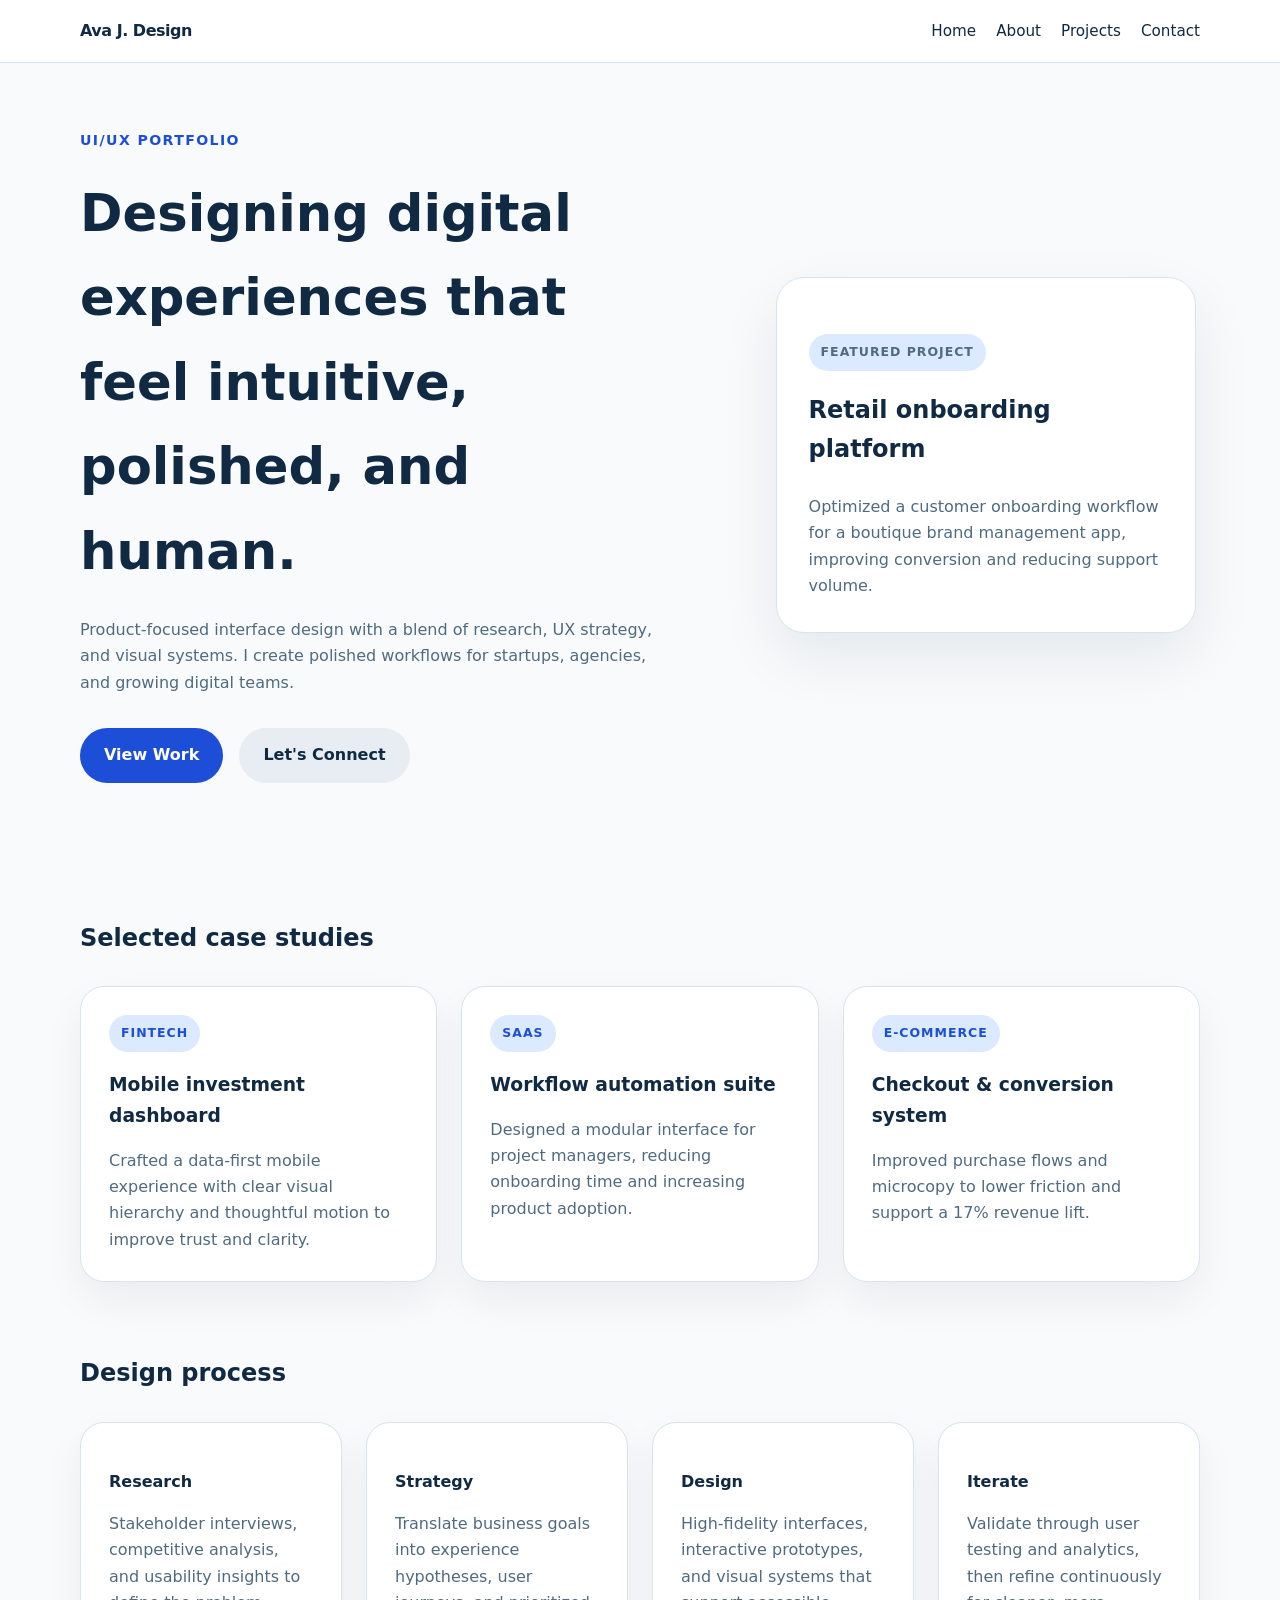
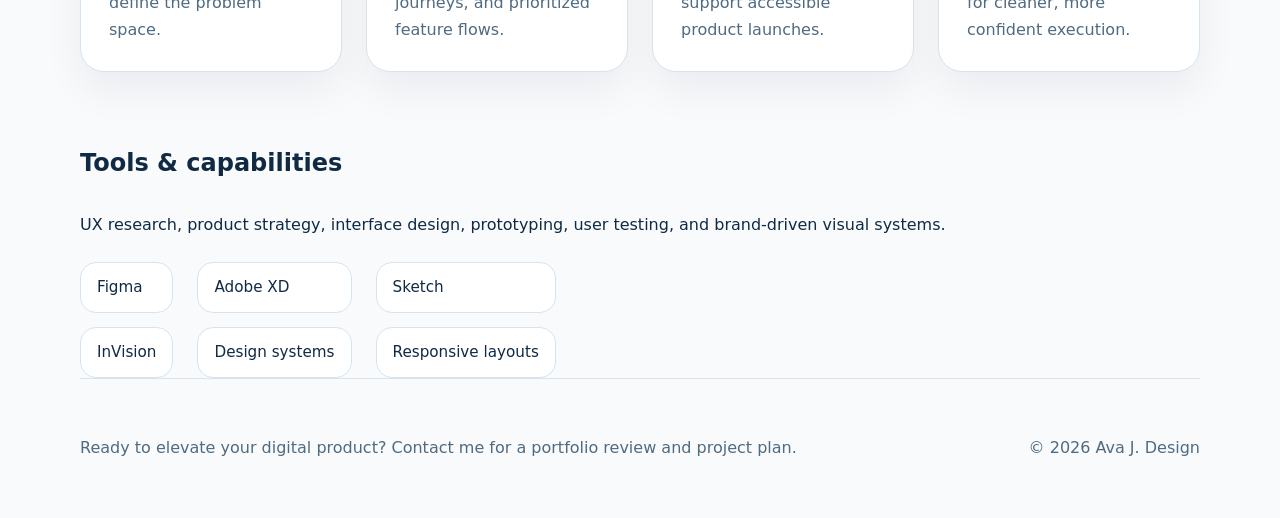
<file: index.html>
<!DOCTYPE html>
<html lang="en">
<head>
  <meta charset="UTF-8">
  <meta name="viewport" content="width=device-width, initial-scale=1.0">
  <title>UI/UX Portfolio</title>
  <link rel="stylesheet" href="styles.css">
</head>
<body>
  <header class="site-header">
    <div class="container header-inner">
      <a class="brand" href="index.html">Ava J. Design</a>
      <nav class="nav-bar">
        <a href="index.html">Home</a>
        <a href="about.html">About</a>
        <a href="projects.html">Projects</a>
        <a href="contact.html">Contact</a>
      </nav>
    </div>
  </header>

  <main>
    <section class="hero container">
      <div>
        <span class="eyebrow">UI/UX Portfolio</span>
        <h1>Designing digital experiences that feel intuitive, polished, and human.</h1>
        <p>Product-focused interface design with a blend of research, UX strategy, and visual systems. I create polished workflows for startups, agencies, and growing digital teams.</p>
        <div class="hero-actions">
          <a class="btn btn-primary" href="projects.html">View Work</a>
          <a class="btn btn-secondary" href="contact.html">Let's Connect</a>
        </div>
      </div>
      <div class="hero-panel">
        <div class="hero-card">
          <p class="card-label">Featured project</p>
          <h2>Retail onboarding platform</h2>
          <p>Optimized a customer onboarding workflow for a boutique brand management app, improving conversion and reducing support volume.</p>
        </div>
      </div>
    </section>

    <section class="featured container">
      <h2>Selected case studies</h2>
      <div class="grid grid-3">
        <article class="card">
          <span class="card-tag">Fintech</span>
          <h3>Mobile investment dashboard</h3>
          <p>Crafted a data-first mobile experience with clear visual hierarchy and thoughtful motion to improve trust and clarity.</p>
        </article>
        <article class="card">
          <span class="card-tag">SaaS</span>
          <h3>Workflow automation suite</h3>
          <p>Designed a modular interface for project managers, reducing onboarding time and increasing product adoption.</p>
        </article>
        <article class="card">
          <span class="card-tag">E-commerce</span>
          <h3>Checkout & conversion system</h3>
          <p>Improved purchase flows and microcopy to lower friction and support a 17% revenue lift.</p>
        </article>
      </div>
    </section>

    <section class="process container">
      <h2>Design process</h2>
      <div class="grid grid-4">
        <div class="process-step">
          <strong>Research</strong>
          <p>Stakeholder interviews, competitive analysis, and usability insights to define the problem space.</p>
        </div>
        <div class="process-step">
          <strong>Strategy</strong>
          <p>Translate business goals into experience hypotheses, user journeys, and prioritized feature flows.</p>
        </div>
        <div class="process-step">
          <strong>Design</strong>
          <p>High-fidelity interfaces, interactive prototypes, and visual systems that support accessible product launches.</p>
        </div>
        <div class="process-step">
          <strong>Iterate</strong>
          <p>Validate through user testing and analytics, then refine continuously for cleaner, more confident execution.</p>
        </div>
      </div>
    </section>

    <section class="skills container">
      <div class="skills-intro">
        <h2>Tools & capabilities</h2>
        <p>UX research, product strategy, interface design, prototyping, user testing, and brand-driven visual systems.</p>
      </div>
      <div class="skill-list">
        <span>Figma</span>
        <span>Adobe XD</span>
        <span>Sketch</span>
        <span>InVision</span>
        <span>Design systems</span>
        <span>Responsive layouts</span>
      </div>
    </section>
  </main>

  <footer class="site-footer container">
    <p>Ready to elevate your digital product? <a href="contact.html">Contact me</a> for a portfolio review and project plan.</p>
    <p>© 2026 Ava J. Design</p>
  </footer>
</body>
</html>
</file>
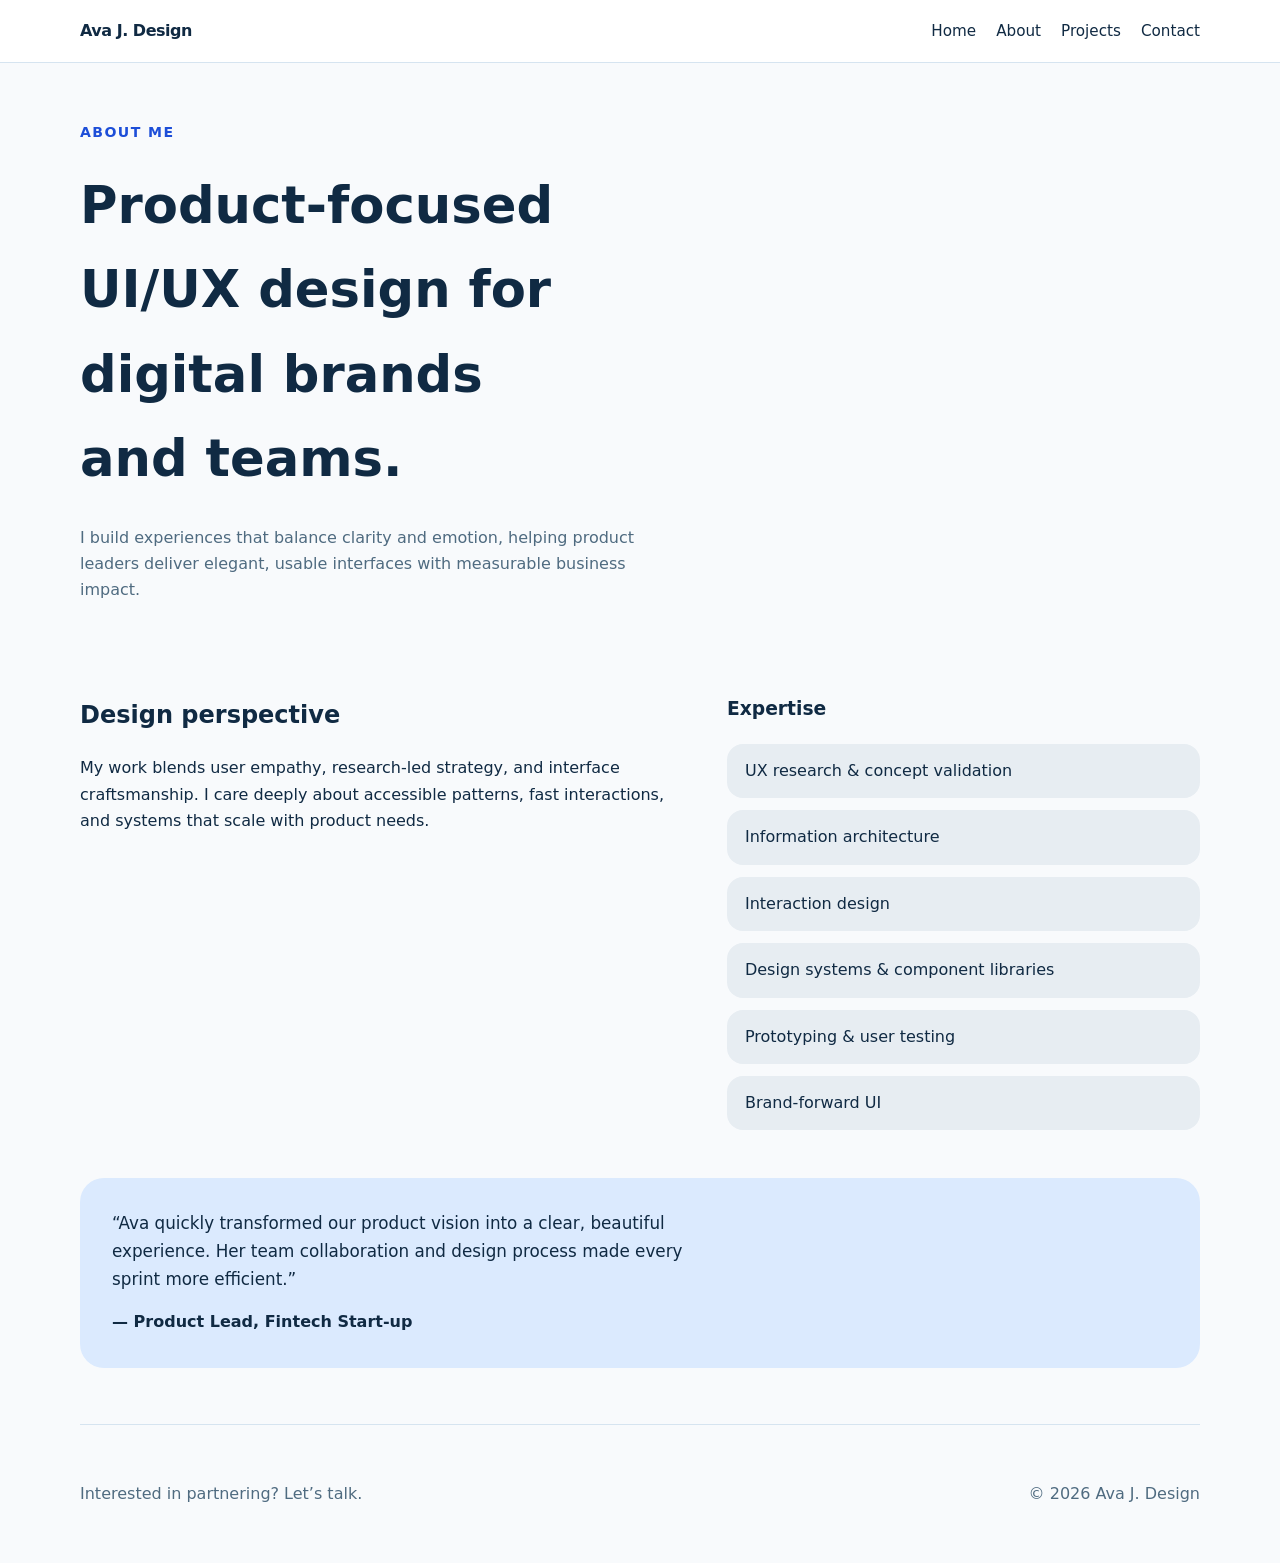
<file: about.html>
<!DOCTYPE html>
<html lang="en">
<head>
  <meta charset="UTF-8">
  <meta name="viewport" content="width=device-width, initial-scale=1.0">
  <title>About | UI/UX Portfolio</title>
  <link rel="stylesheet" href="styles.css">
</head>
<body>
  <header class="site-header">
    <div class="container header-inner">
      <a class="brand" href="index.html">Ava J. Design</a>
      <nav class="nav-bar">
        <a href="index.html">Home</a>
        <a href="about.html">About</a>
        <a href="projects.html">Projects</a>
        <a href="contact.html">Contact</a>
      </nav>
    </div>
  </header>

  <main class="container page-content">
    <section class="about-hero">
      <span class="eyebrow">About me</span>
      <h1>Product-focused UI/UX design for digital brands and teams.</h1>
      <p>I build experiences that balance clarity and emotion, helping product leaders deliver elegant, usable interfaces with measurable business impact.</p>
    </section>

    <section class="about-grid">
      <div>
        <h2>Design perspective</h2>
        <p>My work blends user empathy, research-led strategy, and interface craftsmanship. I care deeply about accessible patterns, fast interactions, and systems that scale with product needs.</p>
      </div>
      <div>
        <h3>Expertise</h3>
        <ul>
          <li>UX research & concept validation</li>
          <li>Information architecture</li>
          <li>Interaction design</li>
          <li>Design systems & component libraries</li>
          <li>Prototyping & user testing</li>
          <li>Brand-forward UI</li>
        </ul>
      </div>
    </section>

    <section class="quote-block">
      <p>“Ava quickly transformed our product vision into a clear, beautiful experience. Her team collaboration and design process made every sprint more efficient.”</p>
      <span>— Product Lead, Fintech Start-up</span>
    </section>
  </main>

  <footer class="site-footer container">
    <p>Interested in partnering? <a href="contact.html">Let’s talk.</a></p>
    <p>© 2026 Ava J. Design</p>
  </footer>
</body>
</html>
</file>
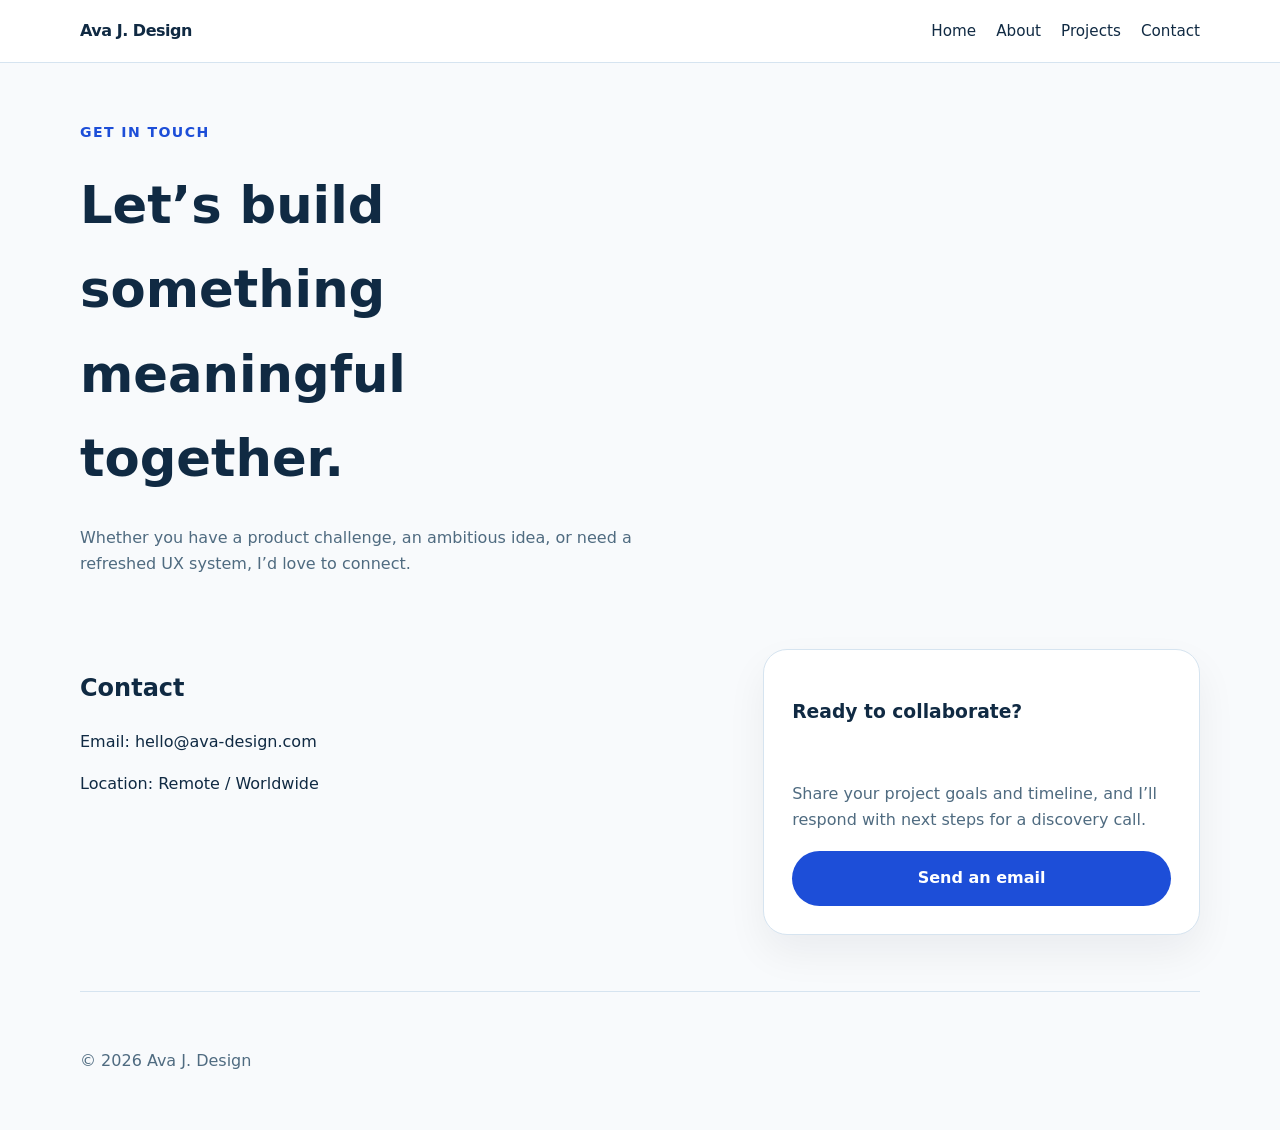
<file: contact.html>
<!DOCTYPE html>
<html lang="en">
<head>
  <meta charset="UTF-8">
  <meta name="viewport" content="width=device-width, initial-scale=1.0">
  <title>Contact | UI/UX Portfolio</title>
  <link rel="stylesheet" href="styles.css">
</head>
<body>
  <header class="site-header">
    <div class="container header-inner">
      <a class="brand" href="index.html">Ava J. Design</a>
      <nav class="nav-bar">
        <a href="index.html">Home</a>
        <a href="about.html">About</a>
        <a href="projects.html">Projects</a>
        <a href="contact.html">Contact</a>
      </nav>
    </div>
  </header>

  <main class="container page-content">
    <section class="contact-hero">
      <span class="eyebrow">Get in touch</span>
      <h1>Let’s build something meaningful together.</h1>
      <p>Whether you have a product challenge, an ambitious idea, or need a refreshed UX system, I’d love to connect.</p>
    </section>

    <section class="contact-details">
      <div>
        <h2>Contact</h2>
        <p>Email: <a href="mailto:hello@ava-design.com">hello@ava-design.com</a></p>
        <p>Location: Remote / Worldwide</p>
      </div>
      <div class="contact-card">
        <h3>Ready to collaborate?</h3>
        <p>Share your project goals and timeline, and I’ll respond with next steps for a discovery call.</p>
        <a class="btn btn-primary" href="mailto:hello@ava-design.com">Send an email</a>
      </div>
    </section>
  </main>

  <footer class="site-footer container">
    <p>© 2026 Ava J. Design</p>
  </footer>
</body>
</html>
</file>
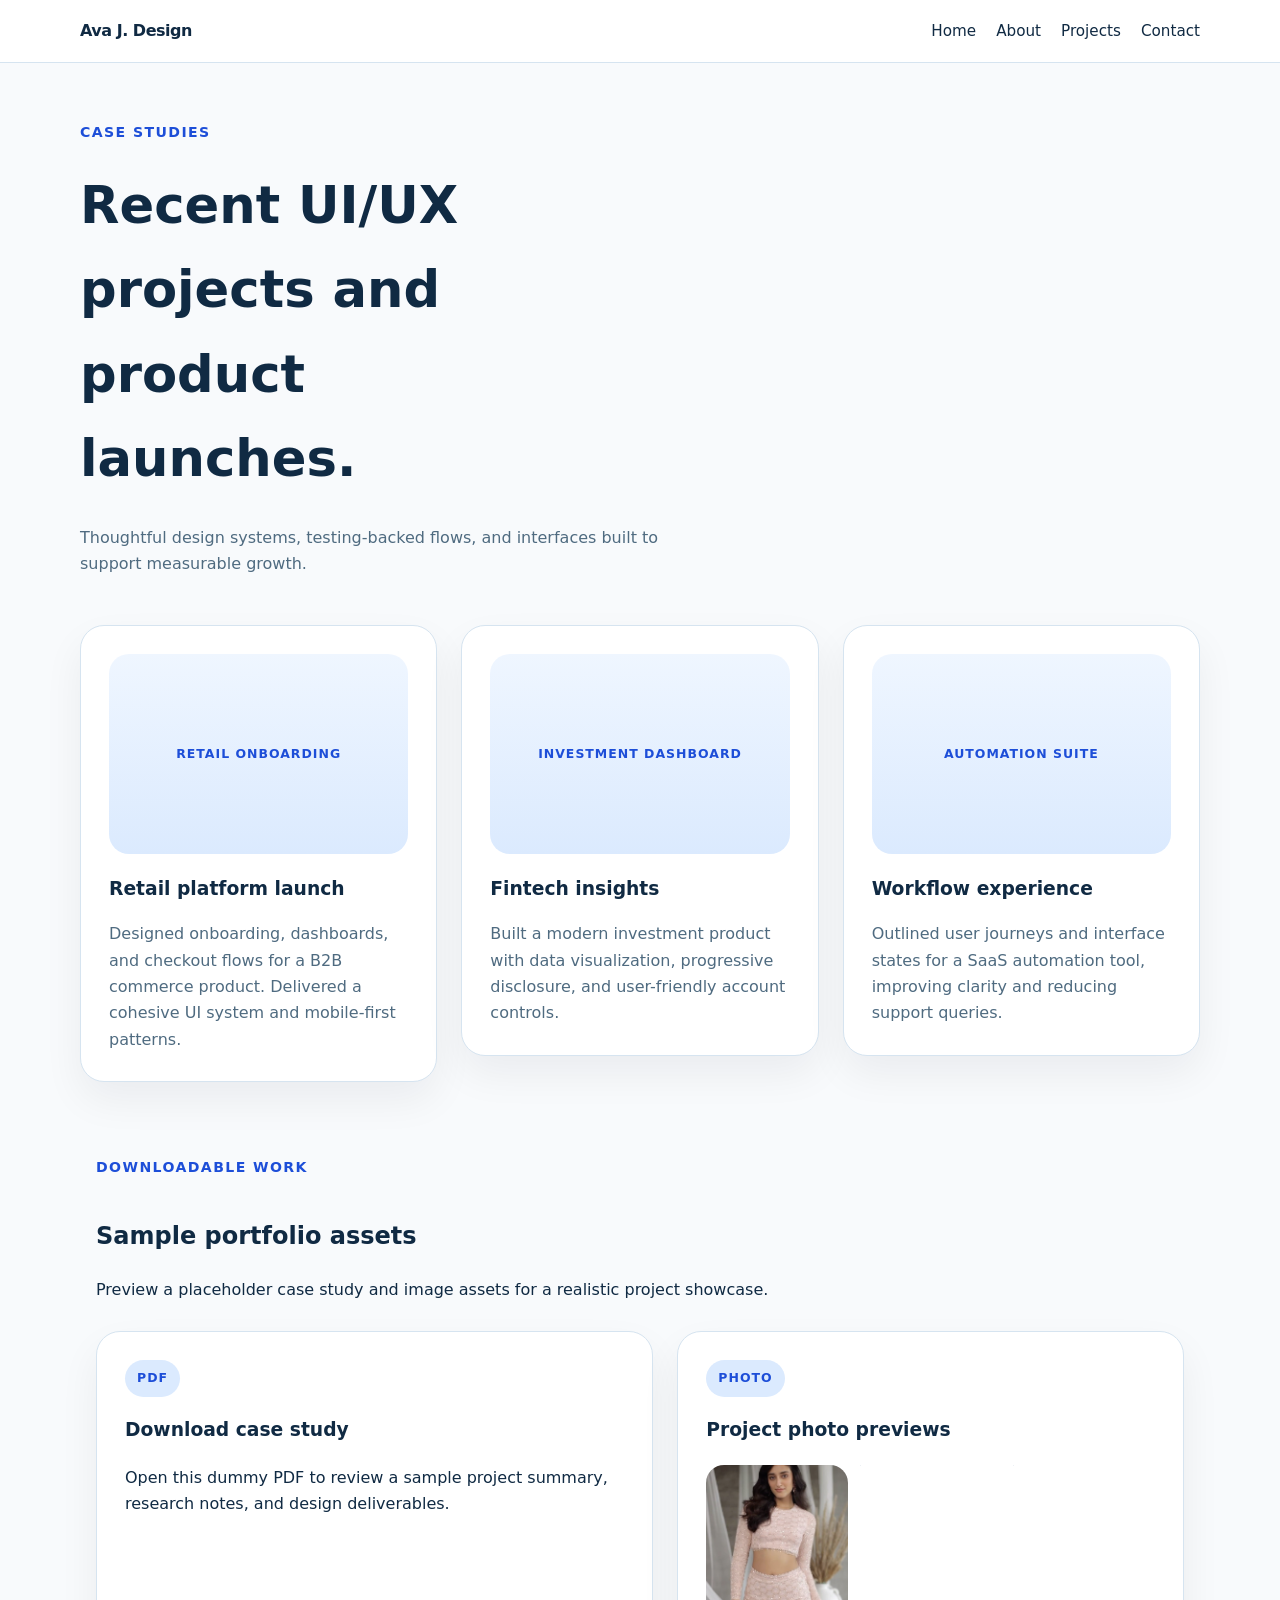
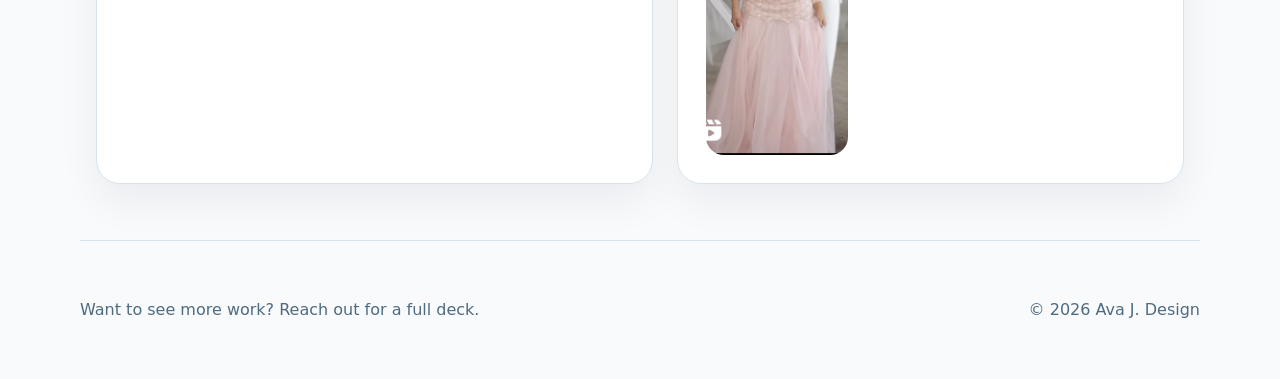
<file: projects.html>
<!DOCTYPE html>
<html lang="en">
<head>
  <meta charset="UTF-8">
  <meta name="viewport" content="width=device-width, initial-scale=1.0">
  <title>Projects | UI/UX Portfolio</title>
  <link rel="stylesheet" href="styles.css">
</head>
<body>
  <header class="site-header">
    <div class="container header-inner">
      <a class="brand" href="index.html">Ava J. Design</a>
      <nav class="nav-bar">
        <a href="index.html">Home</a>
        <a href="about.html">About</a>
        <a href="projects.html">Projects</a>
        <a href="contact.html">Contact</a>
      </nav>
    </div>
  </header>

  <main class="container page-content">
    <section class="portfolio-hero">
      <span class="eyebrow">Case studies</span>
      <h1>Recent UI/UX projects and product launches.</h1>
      <p>Thoughtful design systems, testing-backed flows, and interfaces built to support measurable growth.</p>
    </section>

    <section class="grid grid-3 projects-grid">
      <article class="project-card">
        <div class="project-visual">Retail onboarding</div>
        <h3>Retail platform launch</h3>
        <p>Designed onboarding, dashboards, and checkout flows for a B2B commerce product. Delivered a cohesive UI system and mobile-first patterns.</p>
      </article>
      <article class="project-card">
        <div class="project-visual">Investment dashboard</div>
        <h3>Fintech insights</h3>
        <p>Built a modern investment product with data visualization, progressive disclosure, and user-friendly account controls.</p>
      </article>
      <article class="project-card">
        <div class="project-visual">Automation suite</div>
        <h3>Workflow experience</h3>
        <p>Outlined user journeys and interface states for a SaaS automation tool, improving clarity and reducing support queries.</p>
      </article>
    </section>

    <section class="case-study container">
      <div class="case-study-intro">
        <span class="eyebrow">Downloadable work</span>
        <h2>Sample portfolio assets</h2>
        <p>Preview a placeholder case study and image assets for a realistic project showcase.</p>
      </div>
      <div class="asset-grid">
        <a class="asset-card asset-pdf" href="assets/dummy-case-study.pdf" download>
          <span class="card-tag">PDF</span>
          <h3>Download case study</h3>
          <p>Open this dummy PDF to review a sample project summary, research notes, and design deliverables.</p>
        </a>
        <div class="asset-card asset-photo">
          <span class="card-tag">Photo</span>
          <h3>Project photo previews</h3>
          <div class="photo-row">
            <img src="assets/project-photo-1.png" alt="Project photo 1">
            <img src="assets/project-photo-2.png" alt="Project photo 2">
            <img src="assets/project-photo-3.png" alt="Project photo 3">
          </div>
        </div>
      </div>
    </section>
  </main>

  <footer class="site-footer container">
    <p>Want to see more work? <a href="contact.html">Reach out for a full deck.</a></p>
    <p>© 2026 Ava J. Design</p>
  </footer>
</body>
</html>
</file>
<file: styles.css>
:root {
  color-scheme: light;
  --bg: #f8fafc;
  --surface: #ffffff;
  --surface-strong: #e7edf2;
  --text: #102a43;
  --muted: #4f6b80;
  --accent: #1d4ed8;
  --accent-soft: #dbeafe;
  --border: #d6e4f0;
  --shadow: 0 24px 60px rgba(15, 23, 42, 0.08);
}

* {
  box-sizing: border-box;
}

body {
  margin: 0;
  font-family: Inter, system-ui, -apple-system, BlinkMacSystemFont, "Segoe UI", sans-serif;
  background: var(--bg);
  color: var(--text);
  line-height: 1.65;
}

a {
  color: inherit;
  text-decoration: none;
}

img {
  max-width: 100%;
  display: block;
}

.container {
  width: min(1120px, calc(100% - 32px));
  margin: 0 auto;
}

.site-header {
  background: rgba(255,255,255,0.9);
  position: sticky;
  top: 0;
  z-index: 20;
  border-bottom: 1px solid var(--border);
}

.header-inner {
  display: flex;
  align-items: center;
  justify-content: space-between;
  gap: 24px;
  padding: 18px 0;
}

.brand {
  font-weight: 700;
  letter-spacing: -0.03em;
}

.nav-bar {
  display: flex;
  flex-wrap: wrap;
  gap: 20px;
  font-size: 0.95rem;
}

.hero,
.page-content {
  padding: 64px 0;
}

.hero {
  display: grid;
  grid-template-columns: 1.8fr 1.2fr;
  gap: 48px;
  align-items: center;
}

.eyebrow {
  display: inline-block;
  margin-bottom: 18px;
  font-size: 0.88rem;
  font-weight: 700;
  letter-spacing: 0.1em;
  text-transform: uppercase;
  color: var(--accent);
}

.hero h1,
.portfolio-hero h1,
.contact-hero h1,
.about-hero h1 {
  font-size: clamp(2.5rem, 4vw, 4rem);
  margin: 0;
  max-width: 14ch;
}

.hero p,
.portfolio-hero p,
.contact-hero p,
.about-hero p {
  margin: 24px 0 0;
  max-width: 58ch;
  color: var(--muted);
}

.hero-actions {
  margin-top: 32px;
  display: flex;
  flex-wrap: wrap;
  gap: 16px;
}

.btn {
  display: inline-flex;
  align-items: center;
  justify-content: center;
  padding: 14px 24px;
  border-radius: 999px;
  font-weight: 700;
  transition: transform 0.2s ease, box-shadow 0.2s ease;
}

.btn:hover {
  transform: translateY(-1px);
}

.btn-primary {
  background: var(--accent);
  color: #fff;
}

.btn-secondary {
  background: var(--surface-strong);
  color: var(--text);
}

.hero-panel {
  display: flex;
  justify-content: center;
}

.hero-card {
  background: var(--surface);
  border: 1px solid var(--border);
  border-radius: 28px;
  padding: 32px;
  width: 100%;
  max-width: 420px;
  box-shadow: var(--shadow);
}

.card-label,
.project-card .project-visual,
.card-tag {
  display: inline-flex;
  padding: 8px 12px;
  border-radius: 999px;
  background: var(--accent-soft);
  color: var(--accent);
  font-size: 0.78rem;
  font-weight: 700;
  letter-spacing: 0.08em;
  text-transform: uppercase;
}

.featured,
.process,
.skills,
.contact-details,
.about-grid {
  margin-top: 72px;
}

.featured h2,
.process h2,
.skills h2 {
  margin-bottom: 28px;
}

.grid {
  display: grid;
  gap: 24px;
}

.grid-3 {
  grid-template-columns: repeat(3, minmax(0, 1fr));
}

.grid-4 {
  grid-template-columns: repeat(4, minmax(0, 1fr));
}

.card,
.process-step,
.project-card,
.contact-card {
  background: var(--surface);
  border: 1px solid var(--border);
  border-radius: 24px;
  padding: 28px;
  box-shadow: rgba(15, 23, 42, 0.06) 0 18px 40px;
}

.card h3,
.project-card h3,
.process-step strong {
  margin: 18px 0 0;
}

.card p,
.process-step p,
.project-card p,
.contact-card p {
  margin: 16px 0 0;
  color: var(--muted);
}

.process-step strong {
  display: block;
  font-size: 1rem;
  margin-bottom: 12px;
}

.skills-intro {
  margin-bottom: 24px;
}

.skill-list {
  display: grid;
  grid-template-columns: repeat(3, minmax(0, max-content));
  gap: 14px 24px;
}

.skill-list span {
  padding: 12px 16px;
  border-radius: 16px;
  background: var(--surface);
  border: 1px solid var(--border);
  color: var(--text);
  font-size: 0.95rem;
}

.site-footer {
  padding: 40px 0;
  color: var(--muted);
  border-top: 1px solid var(--border);
  display: flex;
  flex-wrap: wrap;
  justify-content: space-between;
  gap: 18px;
}

.page-content {
  padding: 56px 0;
}

.about-hero,
.portfolio-hero,
.contact-hero {
  margin-bottom: 48px;
}

.about-grid {
  display: grid;
  grid-template-columns: 1.3fr 1fr;
  gap: 32px;
}

.about-grid ul {
  list-style: none;
  padding: 0;
  margin: 0;
  display: grid;
  gap: 12px;
}

.about-grid li {
  background: var(--surface-strong);
  padding: 14px 18px;
  border-radius: 16px;
  color: var(--text);
}

.quote-block {
  margin-top: 48px;
  padding: 32px;
  border-radius: 24px;
  background: var(--accent-soft);
  color: var(--text);
}

.quote-block p {
  margin: 0 0 16px;
  font-size: 1.05rem;
  max-width: 56ch;
}

.quote-block span {
  font-weight: 700;
}

.projects-grid {
  align-items: start;
}

.case-study {
  margin-top: 72px;
}

.case-study-intro {
  margin-bottom: 28px;
}

.asset-grid {
  display: grid;
  gap: 24px;
  grid-template-columns: minmax(0, 1.1fr) minmax(0, 1fr);
}

.asset-card {
  background: var(--surface);
  border: 1px solid var(--border);
  border-radius: 24px;
  padding: 28px;
  box-shadow: rgba(15, 23, 42, 0.06) 0 18px 40px;
  display: block;
}

.asset-photo .photo-row {
  display: grid;
  grid-template-columns: repeat(3, minmax(0, 1fr));
  gap: 12px;
  margin-top: 16px;
}

.asset-photo img {
  border-radius: 18px;
  background: var(--surface-strong);
}

.project-card .project-visual {
  min-height: 200px;
  display: grid;
  place-items: center;
  border-radius: 20px;
  margin-bottom: 20px;
  color: var(--accent);
  background: linear-gradient(180deg, #eff6ff 0%, #dbeafe 100%);
  font-weight: 700;
}

.contact-details {
  display: grid;
  grid-template-columns: 1.5fr 1fr;
  gap: 28px;
}

.contact-card {
  display: grid;
  gap: 18px;
}

@media (max-width: 960px) {
  .hero,
  .about-grid,
  .contact-details,
  .grid-3,
  .grid-4 {
    grid-template-columns: 1fr;
  }

  .site-footer {
    justify-content: flex-start;
  }
}

@media (max-width: 700px) {
  .container {
    width: calc(100% - 24px);
  }

  .header-inner {
    flex-direction: column;
    align-items: flex-start;
  }

  .nav-bar {
    width: 100%;
    justify-content: flex-start;
  }

  .hero h1,
  .about-hero h1,
  .portfolio-hero h1,
  .contact-hero h1 {
    font-size: 2.4rem;
  }

  .skill-list {
    grid-template-columns: repeat(2, minmax(0, 1fr));
  }
}
</file>
